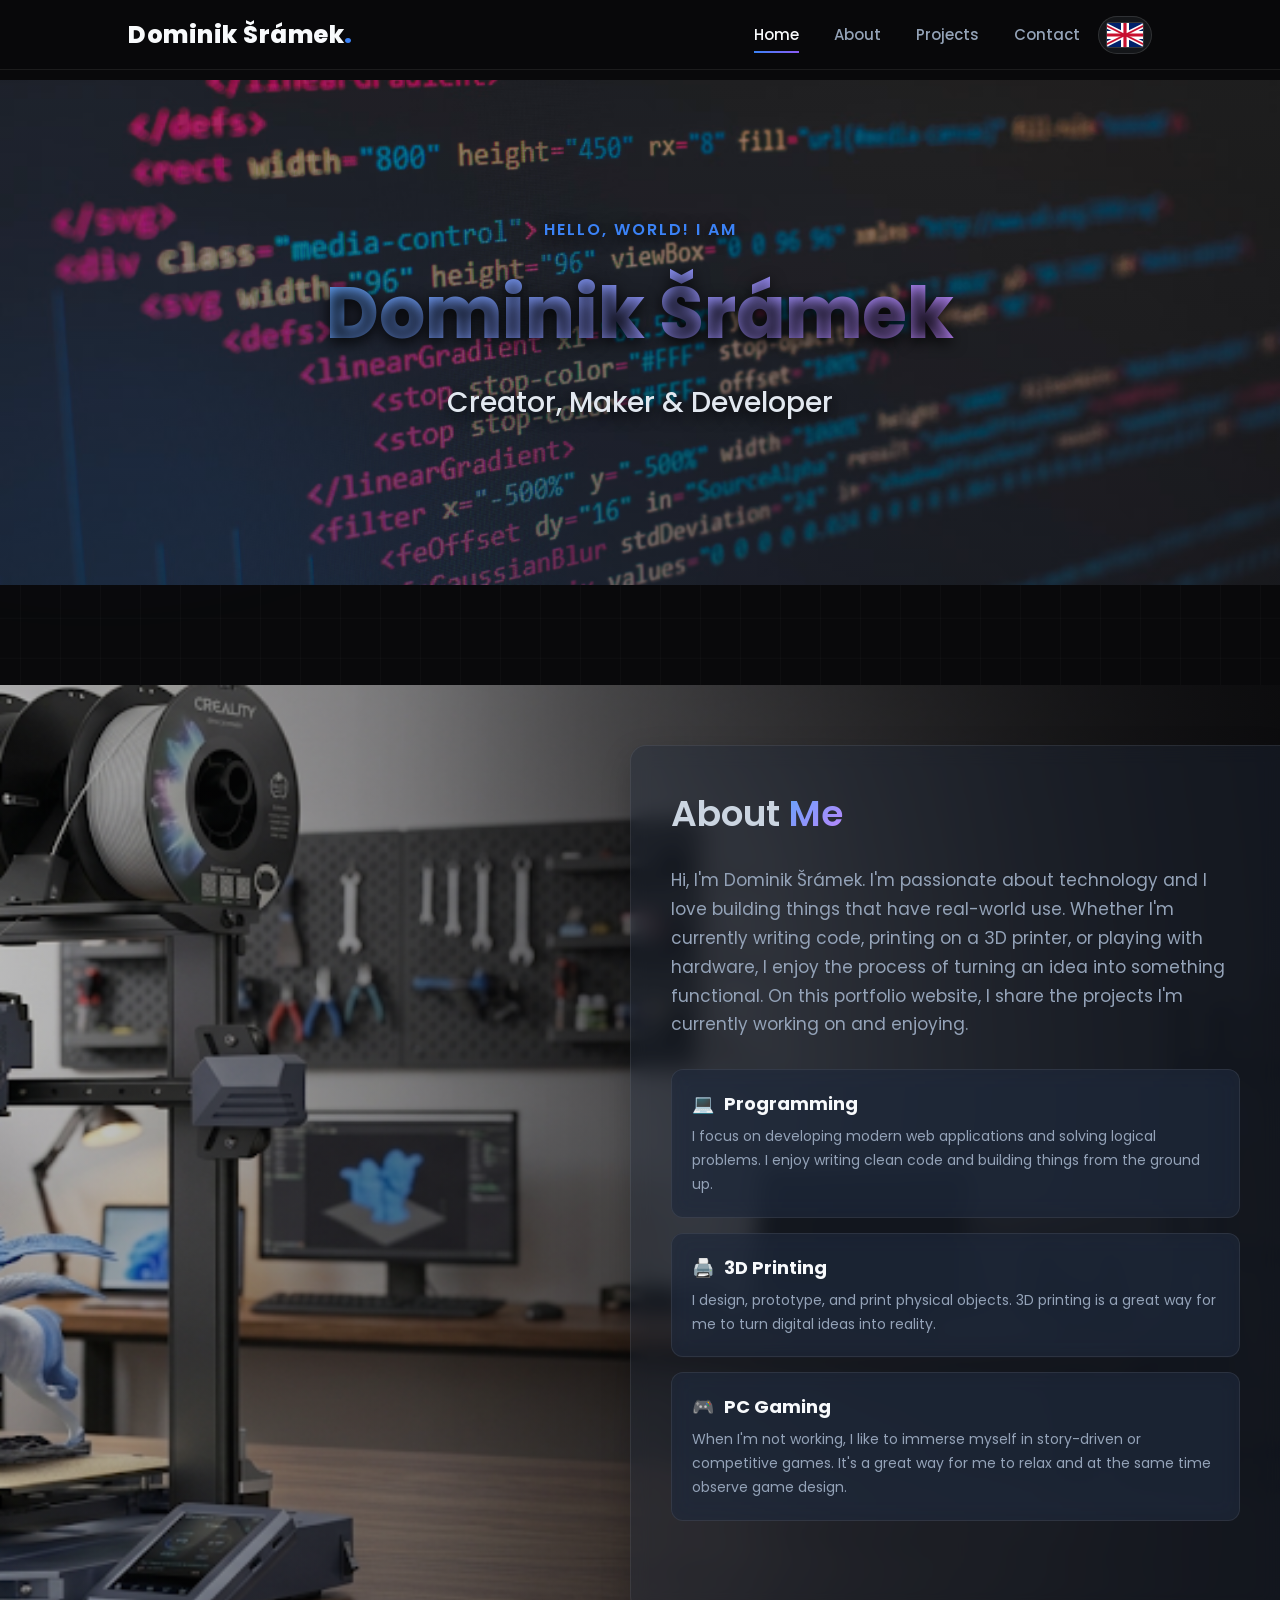
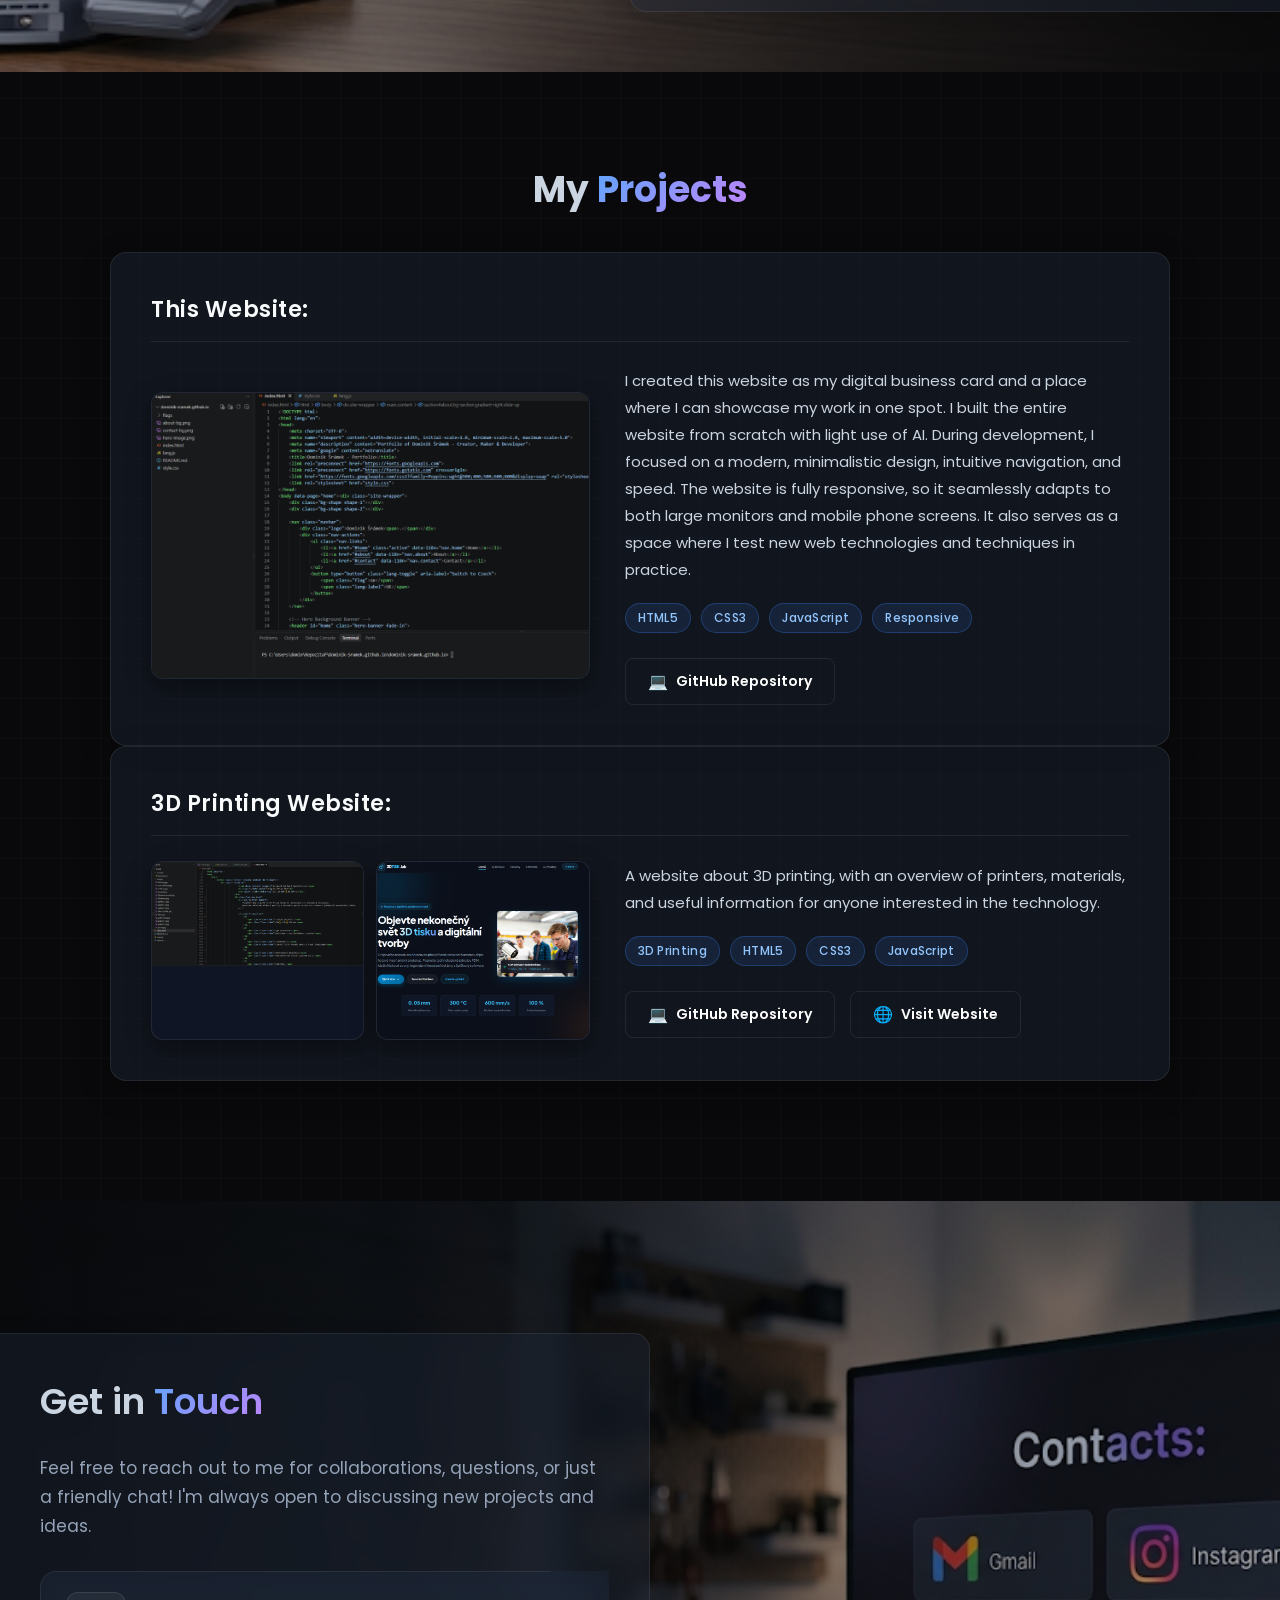
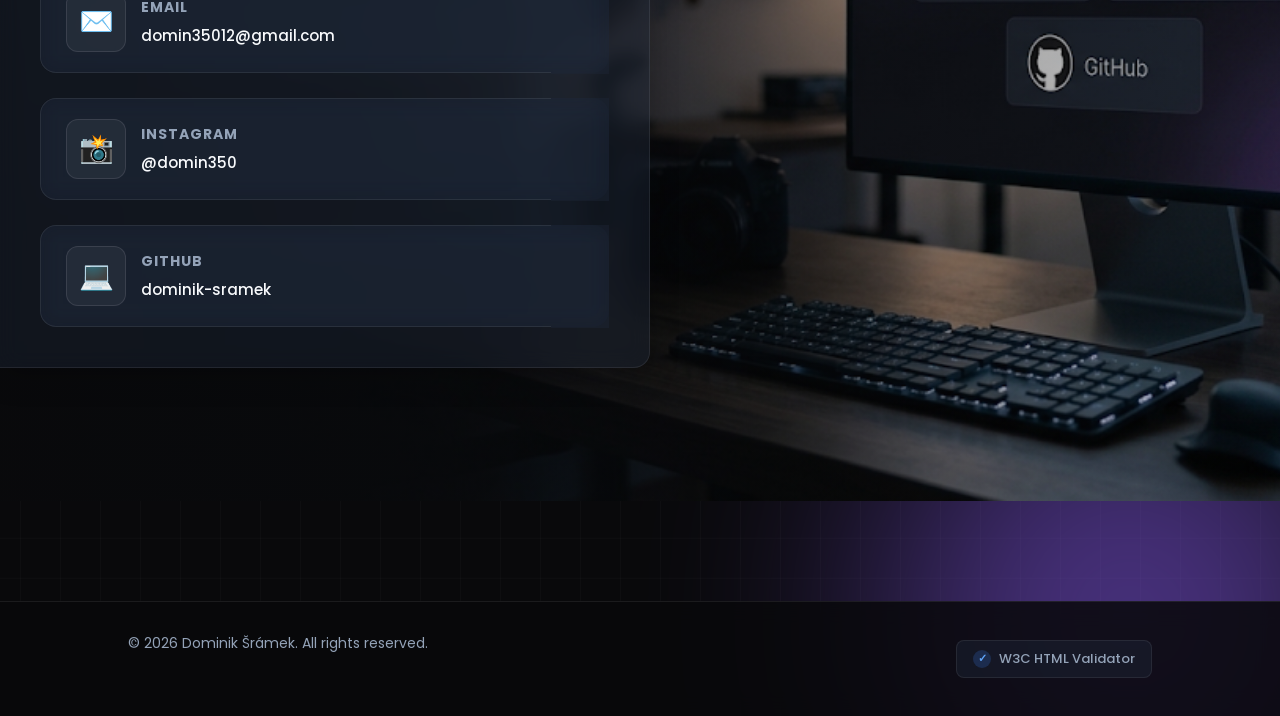
<file: index.html>
<!DOCTYPE html>
<html lang="en">
<head>
    <meta charset="UTF-8">
    <meta name="viewport" content="width=device-width, initial-scale=1.0, minimum-scale=1.0, maximum-scale=5.0">
    <meta name="description" content="Portfolio of Dominik Šrámek - Creator, Maker & Developer">
    <meta name="google" content="notranslate">
    <title>Dominik Šrámek - Portfolio</title>
    <link rel="preconnect" href="https://fonts.googleapis.com">
    <link rel="preconnect" href="https://fonts.gstatic.com" crossorigin>
    <link href="https://fonts.googleapis.com/css2?family=Poppins:wght@300;400;500;600;800&display=swap" rel="stylesheet">
    <link rel="stylesheet" href="style.css">
</head>
<body data-page="home"><div class="site-wrapper">
    <div class="bg-shape shape-1"></div>
    <div class="bg-shape shape-2"></div>

    <nav class="navbar">
        <div class="logo">Dominik Šrámek<span>.</span></div>
        <div class="nav-actions">
            <ul class="nav-links">
                <li><a href="#home" class="active" data-i18n="nav.home">Home</a></li>
                <li><a href="#about" data-i18n="nav.about">About</a></li>
                <li><a href="#projects" data-i18n="nav.projects">Projects</a></li>
                <li><a href="#contact" data-i18n="nav.contact">Contact</a></li>
            </ul>
            <button type="button" class="lang-toggle" aria-label="Switch to Czech">
                <span class="flag">🇬🇧</span>
                <span class="lang-label">UK</span>
            </button>
        </div>
    </nav>
    
    <!-- Hero Background Banner -->
    <header id="home" class="hero-banner fade-in">
        <div class="hero-banner-content">
            <p class="greeting" data-i18n="hero.greeting">Hello, world! I am</p>
            <h1><span class="highlight" data-i18n="hero.name">Dominik Šrámek</span></h1>
            <h2 data-i18n="hero.title">Creator, Maker & Developer</h2>
        </div>
    </header>
    
    <main class="content">
        <!-- About Section (Row 1) -->
        <section id="about" class="bg-section gradient-right slide-up" style="background-image: url('about-bg.png');">
            <div class="content-overlay align-right">
                <div class="text-box edge-box right-box">
                    <h2 data-i18n="about.heading">About <span class="highlight">Me</span></h2>
                    <p data-i18n="about.main_text">Hi, I'm Dominik Šrámek. I'm passionate about technology and I love building things that have real-world use. Whether I'm currently writing code, printing on a 3D printer, or playing with hardware, I enjoy the process of turning an idea into something functional. On this portfolio website, I share the projects I'm currently working on and enjoying.</p>
                    
                    <div class="quick-highlights activities-list">
                        <div class="highlight-box activity-card">
                            <h3><span class="emoji">💻</span><span data-i18n="about.prog.title">Programming</span></h3>
                            <p data-i18n="about.prog.text">I focus on developing modern web applications and solving logical problems. I enjoy writing clean code and building things from the ground up.</p>
                        </div>
                        <div class="highlight-box activity-card">
                            <h3><span class="emoji">🖨️</span><span data-i18n="about.3d.title">3D Printing</span></h3>
                            <p data-i18n="about.3d.text">I design, prototype, and print physical objects. 3D printing is a great way for me to turn digital ideas into reality.</p>
                        </div>
                        <div class="highlight-box activity-card">
                            <h3><span class="emoji">🎮</span><span data-i18n="about.game.title">PC Gaming</span></h3>
                            <p data-i18n="about.game.text">When I'm not working, I like to immerse myself in story-driven or competitive games. It's a great way for me to relax and at the same time observe game design.</p>
                        </div>
                    </div>
                </div>
            </div>
        </section>

        <!-- Projects Section (Row 2) -->
        <section id="projects" class="projects-section slide-up">
            <div class="projects-container">
                <div class="section-title text-center">
                    <h2 data-i18n="projects.heading">My <span class="highlight">Projects</span></h2>
                </div>

                <div class="project-card text-box">
                    <div class="project-header">
                        <h3 data-i18n="projects.this_web.title">This Website:</h3>
                    </div>
                    <div class="project-content">
                        <div class="project-img-wrapper">
                            <img src="this-website.png" alt="This Website Preview" class="project-img" loading="lazy">
                        </div>
                        <div class="project-info">
                            <p class="project-description" data-i18n="projects.this_web.desc">I created this website as my digital business card and a place where I can showcase my work in one spot. I built the entire website from scratch with light use of AI. During development, I focused on a modern, minimalistic design, intuitive navigation, and speed. The website is fully responsive, so it seamlessly adapts to both large monitors and mobile phone screens. It also serves as a space where I test new web technologies and techniques in practice.</p>
                            <div class="project-tags">
                                <span class="tag">HTML5</span>
                                <span class="tag">CSS3</span>
                                <span class="tag">JavaScript</span>
                                <span class="tag" data-i18n="projects.tag.responsive">Responsive</span>
                            </div>
                            <div class="project-actions">
                                <a href="https://github.com/dominik-sramek/dominik-sramek.github.io" target="_blank" rel="noopener noreferrer" class="btn btn-outline project-btn">
                                    <span class="btn-icon">💻</span>
                                    <span data-i18n="projects.view_code">GitHub Repository</span>
                                </a>
                            </div>
                        </div>
                    </div>
                </div>

                <div class="project-card text-box">
                    <div class="project-header">
                        <h3 data-i18n="projects.3dtisk.title">3D Printing Website:</h3>
                    </div>
                    <div class="project-content">
                        <div class="project-gallery">
                            <div class="project-img-wrapper">
                                <img src="3dtisk-editor.png" alt="3D printing project open in the code editor" class="project-img" loading="lazy">
                            </div>
                            <div class="project-img-wrapper">
                                <img src="3dtisk-website.png" alt="Preview of the 3D printing website" class="project-img" loading="lazy">
                            </div>
                        </div>
                        <div class="project-info">
                            <p class="project-description" data-i18n="projects.3dtisk.desc">A website about 3D printing, with an overview of printers, materials, and useful information for anyone interested in the technology.</p>
                            <div class="project-tags">
                                <span class="tag" data-i18n="projects.tag.3dprinting">3D Printing</span>
                                <span class="tag">HTML5</span>
                                <span class="tag">CSS3</span>
                                <span class="tag">JavaScript</span>
                            </div>
                            <div class="project-actions">
                                <a href="https://github.com/dominik-sramek/3dtisk" target="_blank" rel="noopener noreferrer" class="btn btn-outline project-btn">
                                    <span class="btn-icon">💻</span>
                                    <span data-i18n="projects.view_code">GitHub Repository</span>
                                </a>
                                <a href="https://dominik-sramek.github.io/3dtisk/" target="_blank" rel="noopener noreferrer" class="btn btn-outline project-btn">
                                    <span class="btn-icon">🌐</span>
                                    <span data-i18n="projects.visit_site">Visit Website</span>
                                </a>
                            </div>
                        </div>
                    </div>
                </div>
            </div>
        </section>

        <!-- Contact Section (Row 3) -->
        <section id="contact" class="bg-section gradient-left slide-up" style="background-image: url('contact-bg.png');">
            <div class="content-overlay align-left">
                <div class="text-box edge-box left-box">
                    <h2 data-i18n="contact.heading">Get in <span class="highlight">Touch</span></h2>
                    <p data-i18n="contact.intro">Feel free to reach out to me for collaborations, questions, or just a friendly chat! I'm always open to discussing new projects and ideas.</p>
                    
                    <div class="contact-grid contact-list">
                        <a href="https://mail.google.com/mail/?view=cm&fs=1&to=domin35012@gmail.com" target="_blank" rel="noopener noreferrer" class="contact-card list-card">
                            <div class="icon-wrapper email-icon">✉️</div>
                            <div class="contact-info">
                                <h3 data-i18n="contact.email">Email</h3>
                                <span>domin35012@gmail.com</span>
                            </div>
                        </a>
                        <a href="https://instagram.com/domin350" target="_blank" rel="noopener noreferrer" class="contact-card list-card">
                            <div class="icon-wrapper ig-icon">📸</div>
                            <div class="contact-info">
                                <h3 data-i18n="contact.instagram">Instagram</h3>
                                <span>@domin350</span>
                            </div>
                        </a>
                        <a href="https://github.com/dominik-sramek" target="_blank" rel="noopener noreferrer" class="contact-card list-card">
                            <div class="icon-wrapper github-icon">💻</div>
                            <div class="contact-info">
                                <h3 data-i18n="contact.github">GitHub</h3>
                                <span>dominik-sramek</span>
                            </div>
                        </a>
                    </div>
                </div>
            </div>
        </section>
    </main>

    <footer class="footer">
        <div class="footer-content">
            <p class="footer-copy">© 2026 Dominik Šrámek. <span data-i18n="footer.rights">All rights reserved.</span></p>
            <div class="footer-links">
                <a href="https://validator.w3.org/nu/?doc=https%3A%2F%2Fdominik-sramek.github.io%2F" target="_blank" rel="noopener noreferrer" class="validator-link" title="Nu Html Checker">
                    <span class="validator-icon">✓</span>
                    <span data-i18n="footer.validator">W3C HTML Validator</span>
                </a>
            </div>
        </div>
    </footer>

    <script src="lang.js"></script>
    <script>
        document.addEventListener("DOMContentLoaded", () => {
            const sections = document.querySelectorAll("header[id], section[id]");
            const navLinks = document.querySelectorAll(".nav-links a");

            window.addEventListener("scroll", () => {
                let current = "";
                sections.forEach((section) => {
                    const sectionTop = section.getBoundingClientRect().top + window.scrollY;
                    if (window.scrollY >= (sectionTop - 150)) {
                        current = section.getAttribute("id");
                    }
                });

                if (window.scrollY < 100) {
                    current = "home";
                }

                navLinks.forEach((a) => {
                    a.classList.remove("active");
                    if (a.getAttribute("href") === "#" + current) {
                        a.classList.add("active");
                    }
                });
            });
        });
    </script>
</div></body>
</html>
</file>
<file: style.css>
/* Reset and Base Styles */
* {
    margin: 0;
    padding: 0;
    box-sizing: border-box;
    font-family: 'Poppins', sans-serif;
}

:root {
    --bg-dark: #09090b;
    --text-main: #f8fafc;
    --text-muted: #94a3b8;
    --accent-1: #3b82f6; /* Blue */
    --accent-2: #8b5cf6; /* Purple */
    --card-bg: rgba(30, 41, 59, 0.4);
    --card-border: rgba(255, 255, 255, 0.08);
}

html, body {
    overflow-x: hidden;
    max-width: 100%;
    margin: 0;
    padding: 0;
}

html {
    background-color: var(--bg-dark);
    color-scheme: dark;
    scroll-behavior: smooth;
    scroll-padding-top: 80px;
}

body {
    background-color: var(--bg-dark);
    color: var(--text-main);
    padding-top: 80px; 
    position: relative;
    width: 100%;
}

.site-wrapper {
    overflow: hidden;
    width: 100%;
    position: relative;
    min-height: 100vh;
    display: flex;
    flex-direction: column;
    background-image: 
        linear-gradient(rgba(255, 255, 255, 0.02) 1px, transparent 1px),
        linear-gradient(90deg, rgba(255, 255, 255, 0.02) 1px, transparent 1px);
    background-size: 40px 40px;
    background-position: center center;
}

/* Custom Scrollbar for Dark Theme */
::-webkit-scrollbar {
    width: 12px;
}
::-webkit-scrollbar-track {
    background: var(--bg-dark); 
}
::-webkit-scrollbar-thumb {
    background: #1e293b; 
    border-radius: 6px;
    border: 3px solid var(--bg-dark);
}
::-webkit-scrollbar-thumb:hover {
    background: #334155; 
}

/* Abstract Background Shapes */
.bg-shape {
    position: absolute;
    border-radius: 50%;
    filter: blur(120px);
    z-index: 0;
    opacity: 0.5;
    animation: pulse 12s infinite alternate ease-in-out;
    pointer-events: none;
}

.shape-1 {
    width: 400px;
    height: 400px;
    background: var(--accent-1);
    top: -100px;
    left: -100px;
}

.shape-2 {
    width: 500px;
    height: 500px;
    background: var(--accent-2);
    bottom: -150px;
    right: -100px;
    animation-delay: -5s;
}

@keyframes pulse {
    0% { transform: scale(1) translate(0, 0); opacity: 0.3; }
    100% { transform: scale(1.2) translate(50px, 50px); opacity: 0.6; }
}

/* Glassmorphism Navbar */
.navbar {
    position: fixed;
    top: 0;
    left: 0;
    width: 100%;
    height: 70px;
    background: rgba(9, 9, 11, 0.7);
    backdrop-filter: blur(12px);
    -webkit-backdrop-filter: blur(12px);
    border-bottom: 1px solid var(--card-border);
    display: flex;
    justify-content: space-between;
    align-items: center;
    padding: 0 10%;
    z-index: 1000;
}

.navbar .logo {
    font-size: 24px;
    font-weight: 800;
    letter-spacing: 0.5px;
}

.navbar .logo span {
    color: var(--accent-1);
}

.nav-actions {
    display: flex;
    align-items: center;
    gap: 18px;
}

.nav-links {
    list-style: none;
    display: flex;
    align-items: center;
}

.nav-links li {
    margin-left: 35px;
}

.nav-links a {
    color: var(--text-muted);
    text-decoration: none;
    font-size: 15px;
    font-weight: 500;
    transition: color 0.3s ease;
    padding: 8px 0;
    position: relative;
}

.lang-toggle {
    appearance: none;
    border: 1px solid rgba(255, 255, 255, 0.12);
    background: rgba(148, 163, 184, 0.09);
    color: var(--text-main);
    border-radius: 999px;
    padding: 6px 8px;
    display: inline-flex;
    align-items: center;
    justify-content: center;
    cursor: pointer;
    transition: transform 0.2s ease, border-color 0.2s ease, background 0.2s ease;
    min-width: 50px;
    min-height: 38px;
}

.lang-toggle:hover {
    transform: translateY(-1px);
    border-color: rgba(96, 165, 250, 0.7);
    background: rgba(96, 165, 250, 0.12);
}

.lang-toggle .flag {
    display: block;
    width: 36px;
    height: 24px;
    object-fit: cover;
    border-radius: 2px;
    box-shadow: 0 0 0 1px rgba(255,255,255,0.14);
    background: #fff;
}

.nav-links a::after {
    content: '';
    position: absolute;
    width: 0;
    height: 2px;
    bottom: 0;
    left: 0;
    background: linear-gradient(90deg, var(--accent-1), var(--accent-2));
    transition: width 0.3s ease;
}

.nav-links a:hover::after, .nav-links a.active::after {
    width: 100%;
}

.nav-links a:hover, .nav-links a.active {
    color: var(--text-main);
}

/* Hero Banner */
.hero-banner {
    width: 100%;
    min-height: 65vh;
    margin-top: -80px; /* Counteract body padding */
    padding-top: 80px;
    background: linear-gradient(rgba(9, 9, 11, 0.2), rgba(9, 9, 11, 0.5)), url('hero-image.png');
    background-size: cover;
    background-position: center;
    background-repeat: no-repeat;
    display: flex;
    align-items: center;
    justify-content: center;
    text-align: center;
}

.hero-banner-content {
    padding: 20px;
    text-shadow: 0 4px 15px rgba(0,0,0,0.9);
}

.hero-banner-content .greeting {
    color: var(--accent-1);
    font-weight: 600;
    letter-spacing: 2px;
    margin-bottom: 15px;
    text-transform: uppercase;
    font-size: 16px;
}

.hero-banner-content h1 {
    font-size: 72px;
    font-weight: 800;
    margin-bottom: 15px;
}

.hero-banner-content h2 {
    font-size: 28px;
    font-weight: 500;
    color: #e2e8f0;
}

/* Content Area */
.content {
    max-width: 1100px;
    margin: 20px auto;
    padding: 20px;
    flex: 1;
    width: 100%;
    position: relative;
    z-index: 1;
}

/* Typography & Highlights */
.highlight {
    background: linear-gradient(135deg, #60a5fa, #c084fc);
    -webkit-background-clip: text;
    -webkit-text-fill-color: transparent;
}

h2 {
    font-size: 36px;
    font-weight: 600;
    margin-top: 0;
    margin-bottom: 25px;
    color: #cbd5e1;
}

p {
    font-size: 17px;
    color: var(--text-muted);
    line-height: 1.7;
    margin-bottom: 30px;
}

/* Intro Section */
.intro-section {
    text-align: center;
    max-width: 700px;
    margin: 40px auto 60px auto;
}

.intro-section p {
    font-size: 19px;
    margin-bottom: 35px;
}

.hero-buttons {
    display: flex;
    justify-content: center;
    gap: 20px;
    flex-wrap: wrap;
}

/* Buttons */
.btn {
    display: inline-block;
    background: linear-gradient(135deg, var(--accent-1), var(--accent-2));
    color: #fff;
    padding: 14px 32px;
    text-decoration: none;
    border-radius: 8px;
    font-weight: 600;
    box-shadow: 0 4px 15px rgba(59, 130, 246, 0.3);
    transition: all 0.3s ease;
    border: 1px solid transparent;
}

.btn:hover {
    transform: translateY(-3px);
    box-shadow: 0 8px 25px rgba(59, 130, 246, 0.5);
}

.btn-outline {
    background: transparent;
    border: 1px solid var(--card-border);
    box-shadow: none;
}

.btn-outline:hover {
    background: var(--card-bg);
    border-color: var(--accent-1);
    box-shadow: 0 4px 15px rgba(255, 255, 255, 0.05);
}

/* Quick Highlights */
.quick-highlights {
    display: grid;
    grid-template-columns: repeat(3, 1fr);
    gap: 20px;
    padding-bottom: 50px;
}

.highlight-box {
    background: var(--card-bg);
    border: 1px solid var(--card-border);
    padding: 25px;
    border-radius: 12px;
    display: flex;
    flex-direction: column;
    justify-content: center;
    backdrop-filter: blur(10px);
    transition: transform 0.3s, border-color 0.3s;
}

.highlight-box:hover {
    transform: translateY(-5px);
    border-color: rgba(96, 165, 250, 0.5);
}

.highlight-box h3 {
    font-size: 18px;
    color: var(--text-main);
    margin-bottom: 5px;
}

.highlight-box p {
    font-size: 14px;
    margin-bottom: 0;
}

/* About Section */
.about-section {
    text-align: center;
    padding-top: 50px;
}

.about-intro {
    max-width: 700px;
    margin: 0 auto 50px auto;
    font-size: 18px;
}


/* Contact Section */
.contact-section {
    text-align: center;
    padding-top: 50px;
}

.contact-section p {
    max-width: 600px;
    margin: 0 auto 50px auto;
    font-size: 18px;
}

.contact-grid {
    display: flex;
    flex-wrap: wrap;
    justify-content: center;
    gap: 25px;
    max-width: 1100px;
    margin: 0 auto;
}

.contact-card {
    background: var(--card-bg);
    border: 1px solid var(--card-border);
    padding: 20px 25px;
    border-radius: 16px;
    display: flex;
    align-items: center;
    gap: 15px;
    text-decoration: none;
    transition: all 0.3s ease;
    backdrop-filter: blur(10px);
    width: 330px;
    max-width: 100%;
}

.contact-card:hover {
    transform: translateY(-5px) scale(1.02);
    border-color: rgba(96, 165, 250, 0.4);
    background: rgba(30, 41, 59, 0.6);
    box-shadow: 0 10px 30px rgba(0,0,0,0.2);
}

.icon-wrapper {
    width: 60px;
    height: 60px;
    border-radius: 12px;
    background: rgba(255,255,255,0.05);
    display: flex;
    align-items: center;
    justify-content: center;
    font-size: 28px;
    border: 1px solid rgba(255,255,255,0.1);
}

.contact-info {
    text-align: left;
    min-width: 0;
}

.contact-info h3,
.contact-info h4 {
    font-size: 14px;
    color: var(--text-muted);
    text-transform: uppercase;
    letter-spacing: 1px;
    margin-bottom: 5px;
}

.contact-info span {
    font-size: 15px;
    color: var(--text-main);
    font-weight: 500;
    white-space: nowrap;
}

/* Animations */
.fade-in {
    animation: fadeIn 1s ease forwards;
}

.slide-up {
    opacity: 0;
    animation: slideUp 0.8s ease forwards;
}

@keyframes fadeIn {
    from { opacity: 0; }
    to { opacity: 1; }
}

@keyframes slideUp {
    from { 
        opacity: 0; 
        transform: translateY(40px); 
    }
    to { 
        opacity: 1; 
        transform: translateY(0); 
    }
}

/* Responsive */
@media (max-width: 900px) {
    .hero-banner-content h1 {
        font-size: 52px;
    }
    .quick-highlights {
        grid-template-columns: 1fr;
    }
}
@media (max-width: 600px) {
    .nav-links {
        display: flex;
        font-size: 13px;
    }
    .nav-links li {
        margin-left: 10px;
    }
    .navbar {
        padding: 0 15px;
    }
    .navbar .logo {
        font-size: 18px;
    }
    .hero-banner-content h1 {
        font-size: 34px;
        word-wrap: break-word;
    }
    .cards-container {
        grid-template-columns: 1fr;
    }
    .content {
        margin: 0 auto;
        padding: 0 15px;
    }
    .about-section, .contact-section {
        padding-top: 0;
    }
    .contact-section p, .about-intro {
        margin-bottom: 30px;
    }
}

/* Background Section Layout */
.bg-section {
    position: relative;
    width: 100vw;
    margin: 60px calc(50% - 50vw);
    min-height: 100vh;
    background-size: cover;
    background-position: center;
    background-repeat: no-repeat;
    display: flex;
    align-items: center;
}
.bg-section::before {
    content: '';
    position: absolute;
    top: 0; left: 0; right: 0; bottom: 0;
    z-index: 0;
}
.bg-section.gradient-right::before {
    background: linear-gradient(90deg, rgba(9, 9, 11, 0.2) 0%, rgba(9, 9, 11, 0.9) 100%);
}
.bg-section.gradient-left::before {
    background: linear-gradient(270deg, rgba(9, 9, 11, 0.2) 0%, rgba(9, 9, 11, 0.9) 100%);
}
.bg-section .content-overlay {
    width: 100%;
    margin: 0;
    position: relative;
    z-index: 1;
    display: flex;
}
.bg-section .content-overlay.align-right {
    justify-content: flex-end;
    padding: 60px 0 60px 20px;
}
.bg-section .content-overlay.align-left {
    justify-content: flex-start;
    padding: 60px 20px 60px 0;
}
.bg-section .edge-box {
    max-width: 650px;
    width: 100%;
}
.bg-section .right-box {
    border-right: none;
    border-top-right-radius: 0;
    border-bottom-right-radius: 0;
}
.bg-section .left-box {
    border-left: none;
    border-top-left-radius: 0;
    border-bottom-left-radius: 0;
}
@media (max-width: 900px) {
    .bg-section .content-overlay.align-right,
    .bg-section .content-overlay.align-left {
        justify-content: center;
        padding: 60px 20px;
    }
    .bg-section .right-box,
    .bg-section .left-box {
        border: 1px solid var(--card-border);
        border-radius: 16px;
    }
}
.text-box {
    background: var(--card-bg);
    border: 1px solid var(--card-border);
    backdrop-filter: blur(10px);
    padding: 40px;
    border-radius: 16px;
    box-shadow: 0 10px 30px rgba(0,0,0,0.2);
}

.activities-list {
    display: flex;
    flex-direction: column;
    gap: 15px;
    margin-top: 30px;
}

.activity-card {
    padding: 20px;
    margin: 0;
    background: rgba(30, 41, 59, 0.6);
}

.activity-card h3 {
    font-size: 18px;
    margin-bottom: 8px;
    display: flex;
    align-items: center;
}

.activity-card .emoji {
    margin-right: 10px;
}

.activity-card p {
    font-size: 14px;
    margin: 0;
}

.contact-list {
    justify-content: flex-start;
}

.list-card {
    width: 100%;
}



/* Footer */
.footer {
    width: 100%;
    padding: 30px 10%;
    background: rgba(9, 9, 11, 0.85);
    border-top: 1px solid var(--card-border);
    backdrop-filter: blur(12px);
    -webkit-backdrop-filter: blur(12px);
    position: relative;
    z-index: 10;
    margin-top: auto;
}

.footer-content {
    display: flex;
    justify-content: space-between;
    align-items: center;
    flex-wrap: wrap;
    gap: 15px;
    max-width: 1200px;
    margin: 0 auto;
}

.footer-copy {
    color: var(--text-muted);
    font-size: 14px;
}

.footer-links {
    display: flex;
    align-items: center;
    gap: 15px;
}

.validator-link {
    display: inline-flex;
    align-items: center;
    gap: 8px;
    color: var(--text-muted);
    text-decoration: none;
    font-size: 13px;
    font-weight: 500;
    padding: 8px 16px;
    border-radius: 8px;
    background: var(--card-bg);
    border: 1px solid var(--card-border);
    transition: all 0.3s ease;
}

.validator-link:hover {
    color: var(--text-main);
    border-color: var(--accent-1);
    transform: translateY(-2px);
    box-shadow: 0 4px 15px rgba(59, 130, 246, 0.25);
}

.validator-icon {
    display: inline-flex;
    align-items: center;
    justify-content: center;
    width: 18px;
    height: 18px;
    border-radius: 50%;
    background: rgba(59, 130, 246, 0.2);
    color: #60a5fa;
    font-size: 11px;
    font-weight: 700;
}

@media (max-width: 600px) {
    .footer {
        padding: 25px 20px;
    }
    .footer-content {
        flex-direction: column;
        text-align: center;
        gap: 12px;
    }
}


/* Projects Section */
.projects-section {
    position: relative;
    padding: 30px 0 60px 0;
    margin: 40px auto;
    width: 100%;
    max-width: 1100px;
}

.projects-container {
    width: 100%;
}

.section-title {
    margin-bottom: 35px;
}

.section-title.text-center {
    text-align: center;
}

.section-title h2 {
    font-size: 36px;
    font-weight: 700;
}

.project-card {
    background: var(--card-bg);
    border: 1px solid var(--card-border);
    backdrop-filter: blur(10px);
    -webkit-backdrop-filter: blur(10px);
    border-radius: 16px;
    padding: 40px;
    box-shadow: 0 10px 30px rgba(0, 0, 0, 0.25);
    transition: transform 0.3s ease, border-color 0.3s ease, box-shadow 0.3s ease;
}

.project-card:hover {
    border-color: rgba(96, 165, 250, 0.35);
    box-shadow: 0 15px 40px rgba(0, 0, 0, 0.35);
}

.project-header {
    margin-bottom: 25px;
    border-bottom: 1px solid var(--card-border);
    padding-bottom: 15px;
}

.project-header h3 {
    font-size: 22px;
    color: var(--text-main);
    font-weight: 600;
    letter-spacing: 0.5px;
}

.project-content {
    display: grid;
    grid-template-columns: 1fr 1.15fr;
    gap: 35px;
    align-items: center;
}

.project-img-wrapper {
    position: relative;
    border-radius: 12px;
    overflow: hidden;
    border: 1px solid var(--card-border);
    background: rgba(15, 23, 42, 0.6);
    box-shadow: 0 8px 25px rgba(0, 0, 0, 0.4);
    transition: transform 0.3s ease, box-shadow 0.3s ease;
}

.project-img-wrapper:hover {
    transform: translateY(-4px);
    box-shadow: 0 12px 30px rgba(59, 130, 246, 0.2);
}

.project-gallery {
    display: grid;
    grid-template-columns: repeat(2, minmax(0, 1fr));
    gap: 12px;
}

.project-img {
    width: 100%;
    height: auto;
    display: block;
    object-fit: cover;
    transition: transform 0.5s ease;
}

.project-img-wrapper:hover .project-img {
    transform: scale(1.02);
}

.project-info {
    display: flex;
    flex-direction: column;
    justify-content: center;
    gap: 20px;
}

.project-description {
    font-size: 15px;
    line-height: 1.8;
    color: #cbd5e1;
    margin: 0;
}

.project-tags {
    display: flex;
    flex-wrap: wrap;
    gap: 10px;
}

.project-tags .tag {
    font-size: 12px;
    font-weight: 500;
    padding: 5px 12px;
    border-radius: 20px;
    background: rgba(59, 130, 246, 0.12);
    color: #93c5fd;
    border: 1px solid rgba(59, 130, 246, 0.3);
    letter-spacing: 0.3px;
}

.project-actions {
    display: flex;
    flex-wrap: wrap;
    align-items: center;
    gap: 15px;
    margin-top: 5px;
}

.project-btn {
    padding: 10px 22px;
    font-size: 14px;
    display: inline-flex;
    align-items: center;
    gap: 8px;
    width: fit-content;
    border-radius: 8px;
}

.project-btn .btn-icon {
    font-size: 16px;
}

@media (max-width: 900px) {
    .project-content {
        grid-template-columns: 1fr;
        gap: 25px;
    }
    
    .project-card {
        padding: 30px 20px;
    }
    
    .project-header h3 {
        font-size: 20px;
    }
    
    .project-description {
        font-size: 14px;
        line-height: 1.7;
    }
}

@media (max-width: 480px) {
    .nav-actions {
        gap: 8px;
    }
    .nav-links li {
        margin-left: 8px;
    }
    .nav-links {
        font-size: 12px;
    }
    .navbar .logo {
        font-size: 16px;
    }
}
</file>
